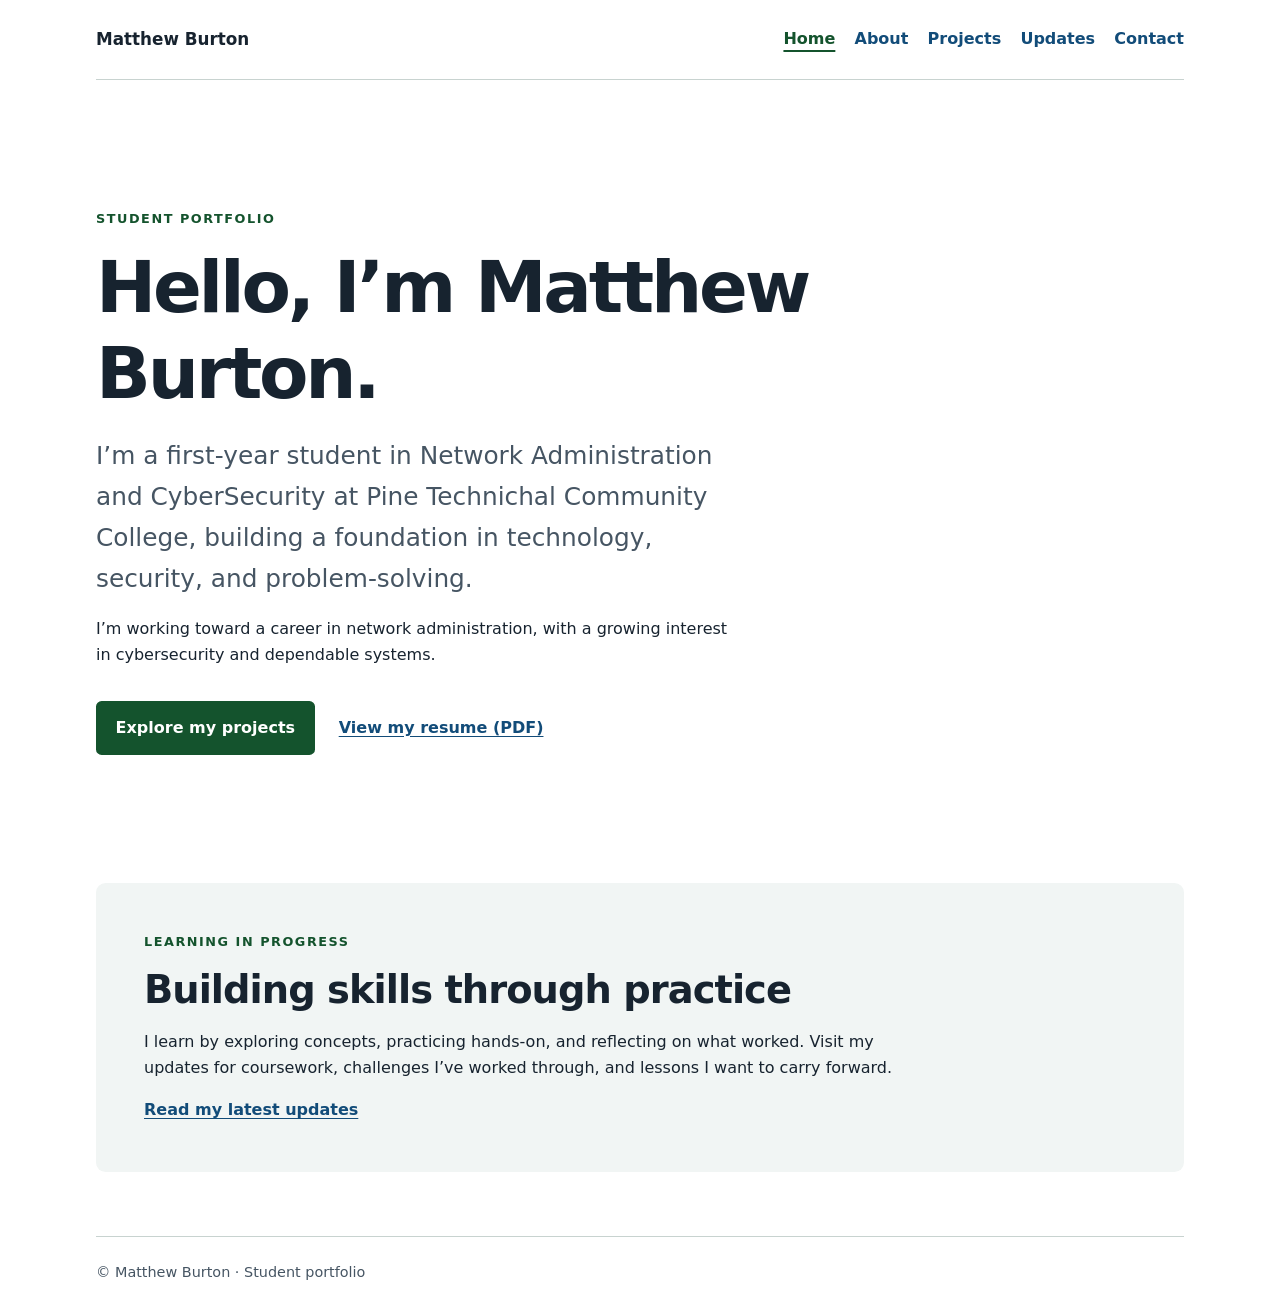
<file: index.html>
<!doctype html>
<html lang="en">
  <head>
    <meta charset="utf-8">
    <meta name="viewport" content="width=device-width, initial-scale=1">
    <meta name="description" content="A student portfolio focused on network administration and cybersecurity.">
    <title>Matthew Burton | Portfolio</title>
    <link rel="stylesheet" href="styles.css">
  </head>
  <body>
    <a class="skip-link" href="#main">Skip to main content</a>

    <header class="site-header">
      <a class="site-name" href="index.html">Matthew Burton </a>
      <nav aria-label="Main navigation">
        <ul class="nav-list">
          <li><a href="index.html" aria-current="page">Home</a></li>
          <li><a href="about.html">About</a></li>
          <li><a href="projects.html">Projects</a></li>
          <li><a href="updates.html">Updates</a></li>
          <li><a href="contact.html">Contact</a></li>
        </ul>
      </nav>
    </header>

    <main id="main">
      <section class="hero" aria-labelledby="intro-title">
        <p class="eyebrow">Student portfolio</p>
        <h1 id="intro-title">Hello, I’m Matthew Burton.</h1>
        <p class="hero-intro">
          I’m a first-year student in Network Administration and CyberSecurity
          at Pine Technichal Community College, building a
          foundation in technology, security, and problem-solving.
        </p>
        <p>
          I’m working toward a career in network administration, with a growing
          interest in cybersecurity and dependable systems.
        </p>
        <div class="hero-actions">
          <a class="button" href="projects.html">Explore my projects</a>
          <a class="text-link" href="resume.pdf">View my resume (PDF)</a>
        </div>
      </section>

      <section class="home-section" aria-labelledby="welcome-title">
        <p class="eyebrow">Learning in progress</p>
        <h2 id="welcome-title">Building skills through practice</h2>
        <p>
          I learn by exploring concepts, practicing hands-on, and reflecting on
          what worked. Visit my updates for coursework, challenges I’ve worked
          through, and lessons I want to carry forward.
        </p>
        <a class="text-link" href="updates.html">Read my latest updates</a>
      </section>
    </main>

    <footer class="site-footer">
      <p>© <span>Matthew Burton</span> · Student portfolio</p>
    </footer>
  </body>
</html>
</file>
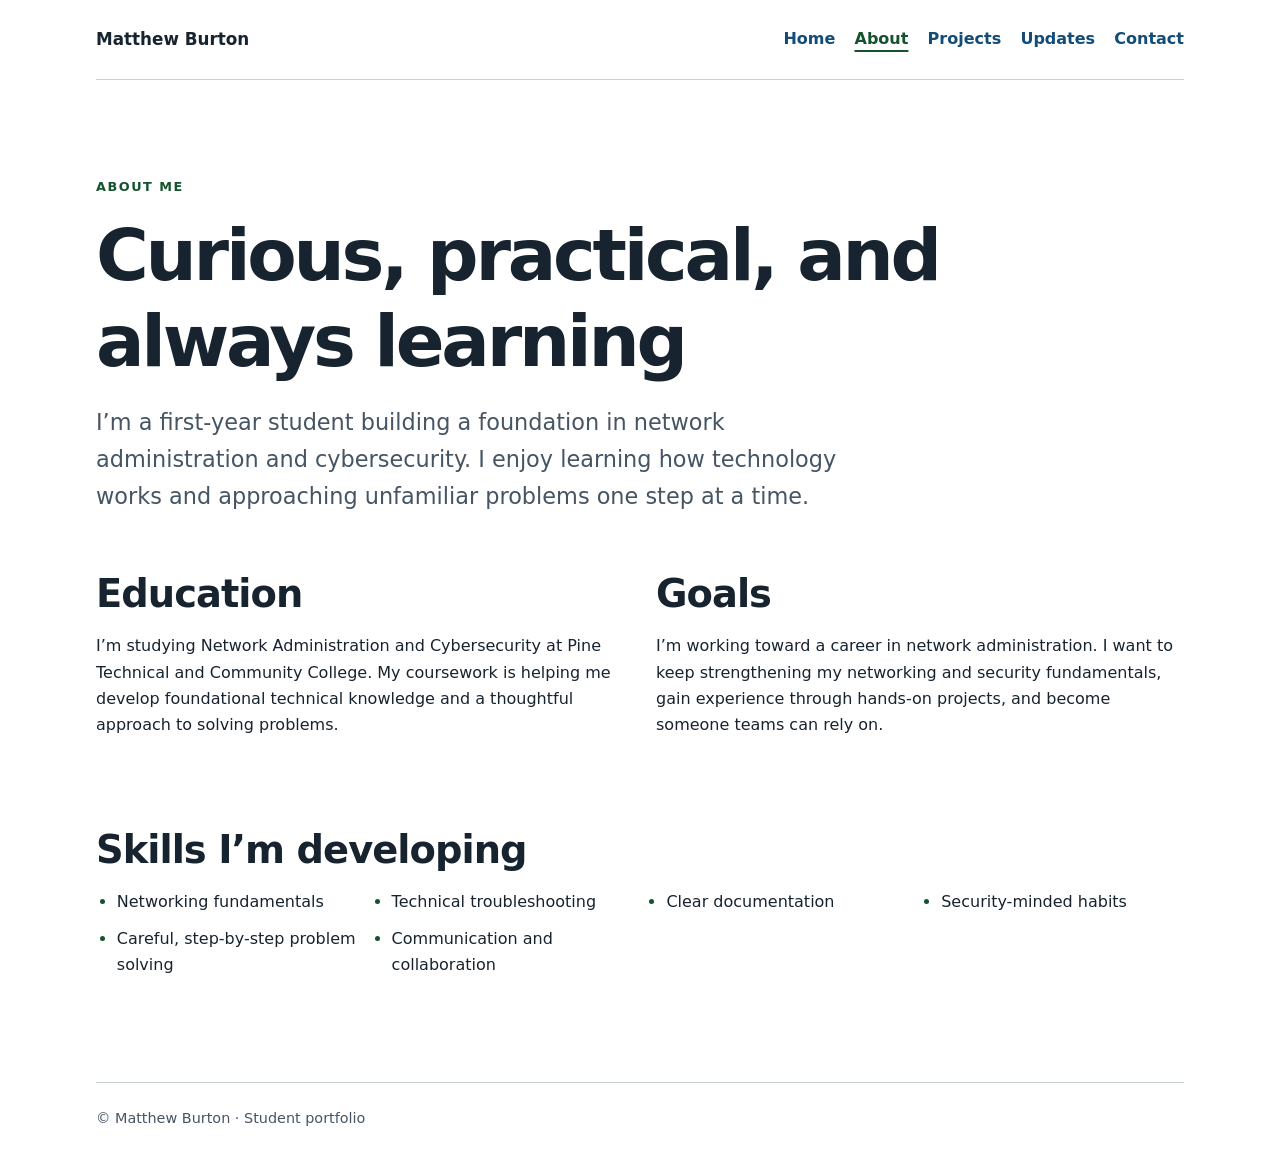
<file: about.html>
<!doctype html>
<html lang="en">
  <head>
    <meta charset="utf-8">
    <meta name="viewport" content="width=device-width, initial-scale=1">
    <meta name="description" content="About a network administration and cybersecurity student.">
    <title>About | Matthew Burton</title>
    <link rel="stylesheet" href="styles.css">
  </head>
  <body>
    <a class="skip-link" href="#main">Skip to main content</a>

    <header class="site-header">
      <a class="site-name" href="index.html">Matthew Burton </a>
      <nav aria-label="Main navigation">
        <ul class="nav-list">
          <li><a href="index.html">Home</a></li>
          <li><a href="about.html" aria-current="page">About</a></li>
          <li><a href="projects.html">Projects</a></li>
          <li><a href="updates.html">Updates</a></li>
          <li><a href="contact.html">Contact</a></li>
        </ul>
      </nav>
    </header>

    <main id="main" class="page-content">
      <section class="page-intro" aria-labelledby="page-title">
        <p class="eyebrow">About me</p>
        <h1 id="page-title">Curious, practical, and always learning</h1>
        <p class="lead">
          I’m a first-year student building a foundation in network administration
          and cybersecurity. I enjoy learning how technology works and approaching
          unfamiliar problems one step at a time.
        </p>
      </section>

      <div class="content-grid">
        <section class="content-section" aria-labelledby="education-title">
          <h2 id="education-title">Education</h2>
          <p>
            I’m studying Network Administration and Cybersecurity
            at Pine Technical and Community College.
            My coursework is helping me develop foundational technical knowledge
            and a thoughtful approach to solving problems.
          </p>
        </section>

        <section class="content-section" aria-labelledby="goals-title">
          <h2 id="goals-title">Goals</h2>
          <p>
            I’m working toward a career in network administration. I want to keep
            strengthening my networking and security fundamentals, gain experience
            through hands-on projects, and become someone teams can rely on.
          </p>
        </section>
      </div>

      <section class="content-section" aria-labelledby="skills-title">
        <h2 id="skills-title">Skills I’m developing</h2>
        <ul class="skills-list">
          <li>Networking fundamentals</li>
          <li>Technical troubleshooting</li>
          <li>Clear documentation</li>
          <li>Security-minded habits</li>
          <li>Careful, step-by-step problem solving</li>
          <li>Communication and collaboration</li>
        </ul>
      </section>
    </main>

    <footer class="site-footer">
      <p>© Matthew Burton · Student portfolio</p>
    </footer>
  </body>
</html>
</file>
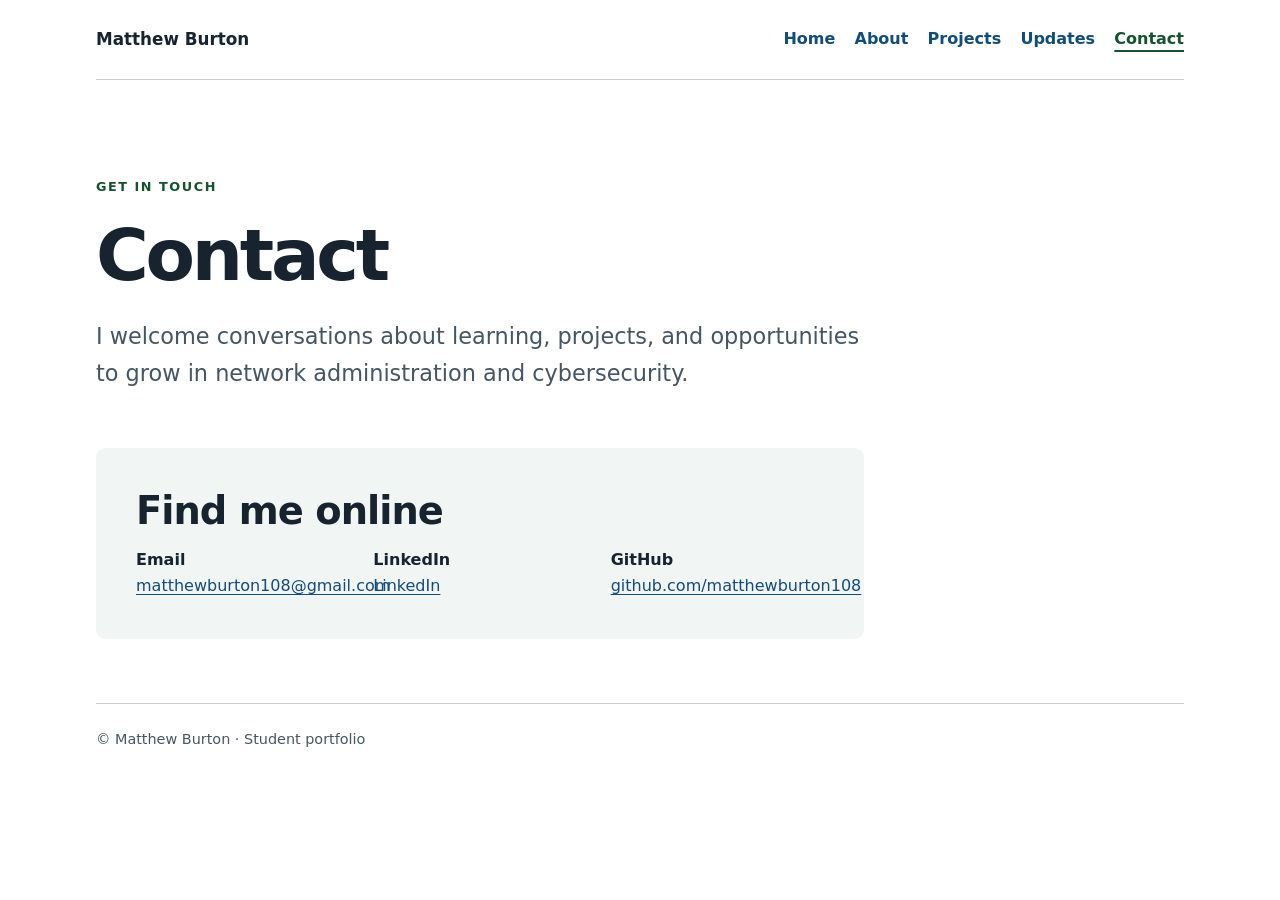
<file: contact.html>
<!doctype html>
<html lang="en">
  <head>
    <meta charset="utf-8">
    <meta name="viewport" content="width=device-width, initial-scale=1">
    <meta name="description" content="Contact links for a network administration and cybersecurity student.">
    <title>Contact | Matthew Burton</title>
    
    <link rel="stylesheet" href="styles.css">
  </head>
  <body>
    <a class="skip-link" href="#main">Skip to main content</a>

    <header class="site-header">
      <a class="site-name" href="index.html">Matthew Burton </a>
      <nav aria-label="Main navigation">
        <ul class="nav-list">
          <li><a href="index.html">Home</a></li>
          <li><a href="about.html">About</a></li>
          <li><a href="projects.html">Projects</a></li>
          <li><a href="updates.html">Updates</a></li>
          <li><a href="contact.html" aria-current="page">Contact</a></li>
        </ul>
      </nav>
    </header>

    <main id="main" class="page-content">
      <section class="page-intro" aria-labelledby="page-title">
        <p class="eyebrow">Get in touch</p>
        <h1 id="page-title">Contact</h1>
        <p class="lead">
          I welcome conversations about learning, projects, and opportunities
          to grow in network administration and cybersecurity.
        </p>
      </section>

      <section class="contact-panel" aria-labelledby="contact-options-title">
        <h2 id="contact-options-title">Find me online</h2>
        <ul class="contact-list">
          <li>
            <h3>Email</h3>
            <a href="matthewburton108@gmail.com">matthewburton108@gmail.com</a>
          </li>
          <li>
            <h3>LinkedIn</h3>
            <a href="https://www.linkedin.com/in/matthew-burton108/">LinkedIn</a>
          </li>
          <li>
            <h3>GitHub</h3>
            <a href="https://github.com/matthewburton108">github.com/matthewburton108</a>
          </li>
        </ul>
      </section>
    </main>

    <footer class="site-footer">
      <p>© Matthew Burton · Student portfolio</p>
    </footer>
  </body>
</html>
</file>
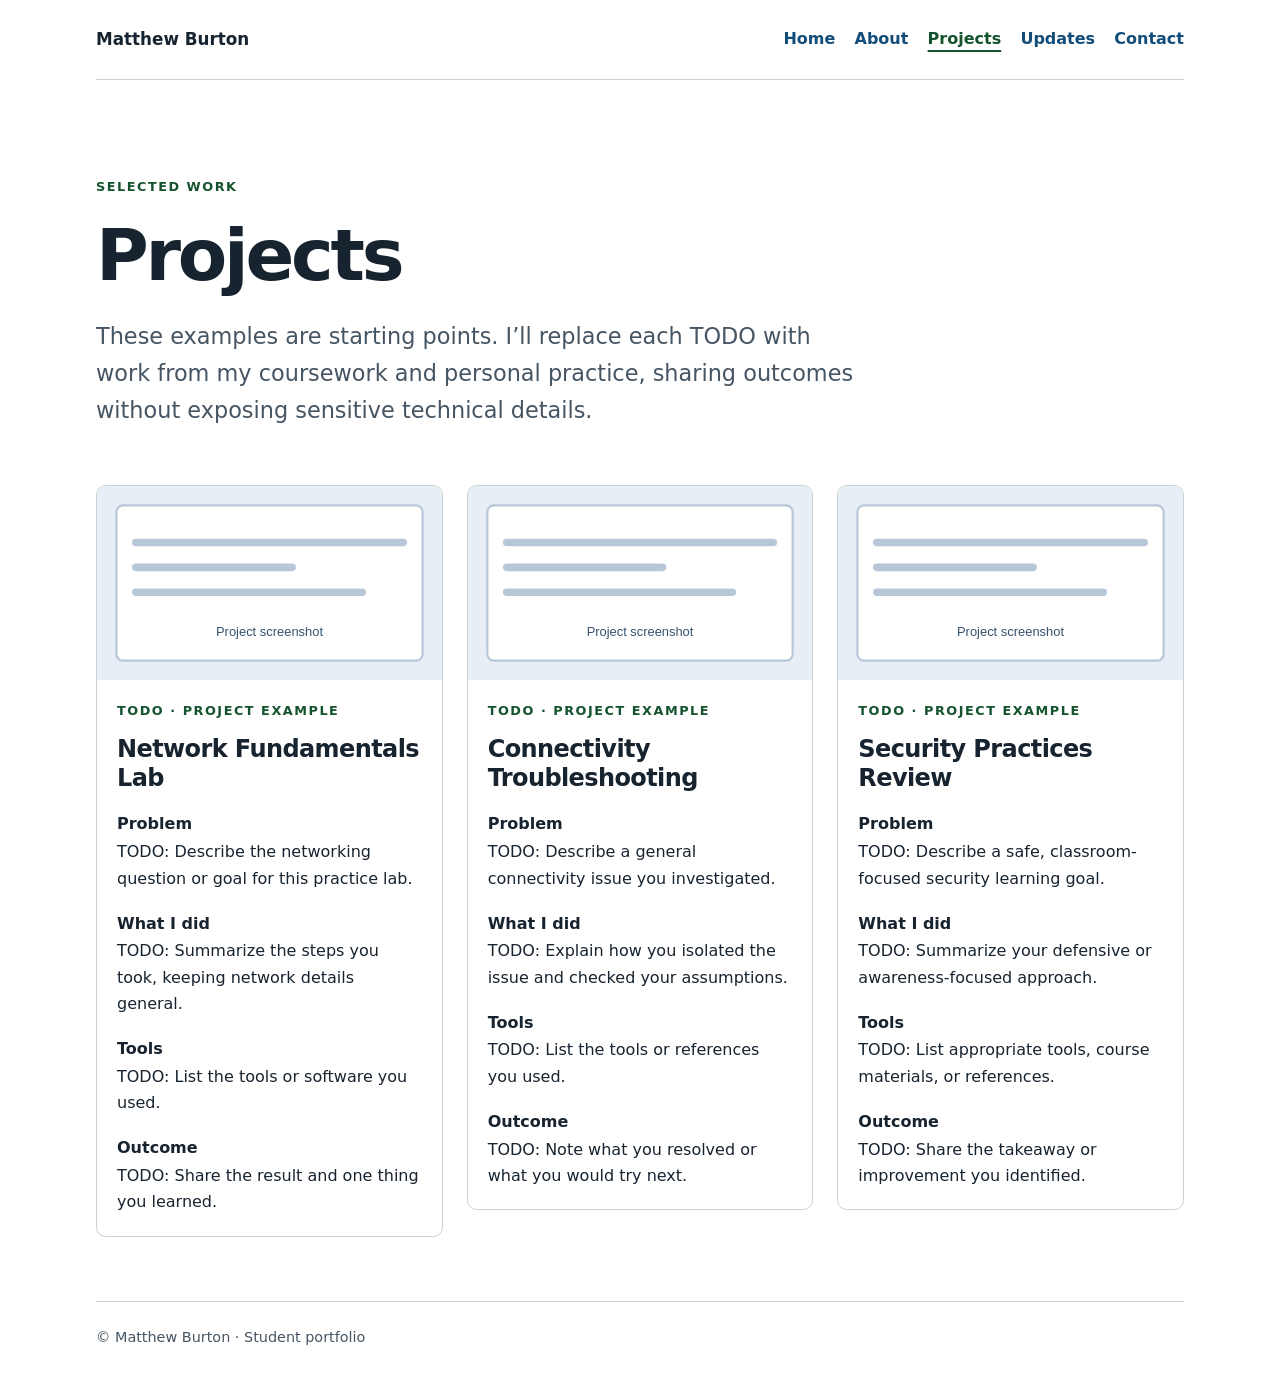
<file: projects.html>
<!doctype html>
<html lang="en">
  <head>
    <meta charset="utf-8">
    <meta name="viewport" content="width=device-width, initial-scale=1">
    <meta name="description" content="Example network administration and cybersecurity student projects.">
    <title>Projects | Matthew Burton</title>
    <link rel="stylesheet" href="styles.css">
  </head>
  <body>
    <a class="skip-link" href="#main">Skip to main content</a>

    <header class="site-header">
      <a class="site-name" href="index.html">Matthew Burton</a>
      <nav aria-label="Main navigation">
        <ul class="nav-list">
          <li><a href="index.html">Home</a></li>
          <li><a href="about.html">About</a></li>
          <li><a href="projects.html" aria-current="page">Projects</a></li>
          <li><a href="updates.html">Updates</a></li>
          <li><a href="contact.html">Contact</a></li>
        </ul>
      </nav>
    </header>

    <main id="main" class="page-content">
      <section class="page-intro" aria-labelledby="page-title">
        <p class="eyebrow">Selected work</p>
        <h1 id="page-title">Projects</h1>
        <p class="lead">
          These examples are starting points. I’ll replace each TODO with work
          from my coursework and personal practice, sharing outcomes without
          exposing sensitive technical details.
        </p>
      </section>

      <section class="card-grid" aria-label="Project examples">
        <article class="project-card">
          <!-- TODO: Replace this shared placeholder with a screenshot for this project. -->
          <img
            class="project-image"
            src="assets/project-screenshot-placeholder.svg"
            alt="Placeholder screenshot for a network fundamentals project">
          <div class="project-card-content">
            <p class="eyebrow">TODO · Project example</p>
            <h2>Network Fundamentals Lab</h2>
            <section aria-labelledby="network-problem">
              <h3 id="network-problem">Problem</h3>
              <p>TODO: Describe the networking question or goal for this practice lab.</p>
            </section>
            <section aria-labelledby="network-what-i-did">
              <h3 id="network-what-i-did">What I did</h3>
              <p>TODO: Summarize the steps you took, keeping network details general.</p>
            </section>
            <section aria-labelledby="network-tools">
              <h3 id="network-tools">Tools</h3>
              <p>TODO: List the tools or software you used.</p>
            </section>
            <section aria-labelledby="network-outcome">
              <h3 id="network-outcome">Outcome</h3>
              <p>TODO: Share the result and one thing you learned.</p>
            </section>
          </div>
        </article>

        <article class="project-card">
          <!-- TODO: Replace this shared placeholder with a screenshot for this project. -->
          <img
            class="project-image"
            src="assets/project-screenshot-placeholder.svg"
            alt="Placeholder screenshot for a troubleshooting practice project">
          <div class="project-card-content">
            <p class="eyebrow">TODO · Project example</p>
            <h2>Connectivity Troubleshooting</h2>
            <section aria-labelledby="troubleshooting-problem">
              <h3 id="troubleshooting-problem">Problem</h3>
              <p>TODO: Describe a general connectivity issue you investigated.</p>
            </section>
            <section aria-labelledby="troubleshooting-what-i-did">
              <h3 id="troubleshooting-what-i-did">What I did</h3>
              <p>TODO: Explain how you isolated the issue and checked your assumptions.</p>
            </section>
            <section aria-labelledby="troubleshooting-tools">
              <h3 id="troubleshooting-tools">Tools</h3>
              <p>TODO: List the tools or references you used.</p>
            </section>
            <section aria-labelledby="troubleshooting-outcome">
              <h3 id="troubleshooting-outcome">Outcome</h3>
              <p>TODO: Note what you resolved or what you would try next.</p>
            </section>
          </div>
        </article>

        <article class="project-card">
          <!-- TODO: Replace this shared placeholder with a screenshot for this project. -->
          <img
            class="project-image"
            src="assets/project-screenshot-placeholder.svg"
            alt="Placeholder screenshot for a cybersecurity learning exercise">
          <div class="project-card-content">
            <p class="eyebrow">TODO · Project example</p>
            <h2>Security Practices Review</h2>
            <section aria-labelledby="security-problem">
              <h3 id="security-problem">Problem</h3>
              <p>TODO: Describe a safe, classroom-focused security learning goal.</p>
            </section>
            <section aria-labelledby="security-what-i-did">
              <h3 id="security-what-i-did">What I did</h3>
              <p>TODO: Summarize your defensive or awareness-focused approach.</p>
            </section>
            <section aria-labelledby="security-tools">
              <h3 id="security-tools">Tools</h3>
              <p>TODO: List appropriate tools, course materials, or references.</p>
            </section>
            <section aria-labelledby="security-outcome">
              <h3 id="security-outcome">Outcome</h3>
              <p>TODO: Share the takeaway or improvement you identified.</p>
            </section>
          </div>
        </article>
      </section>
    </main>

    <footer class="site-footer">
      <p>© Matthew Burton · Student portfolio</p>
    </footer>
  </body>
</html>
</file>
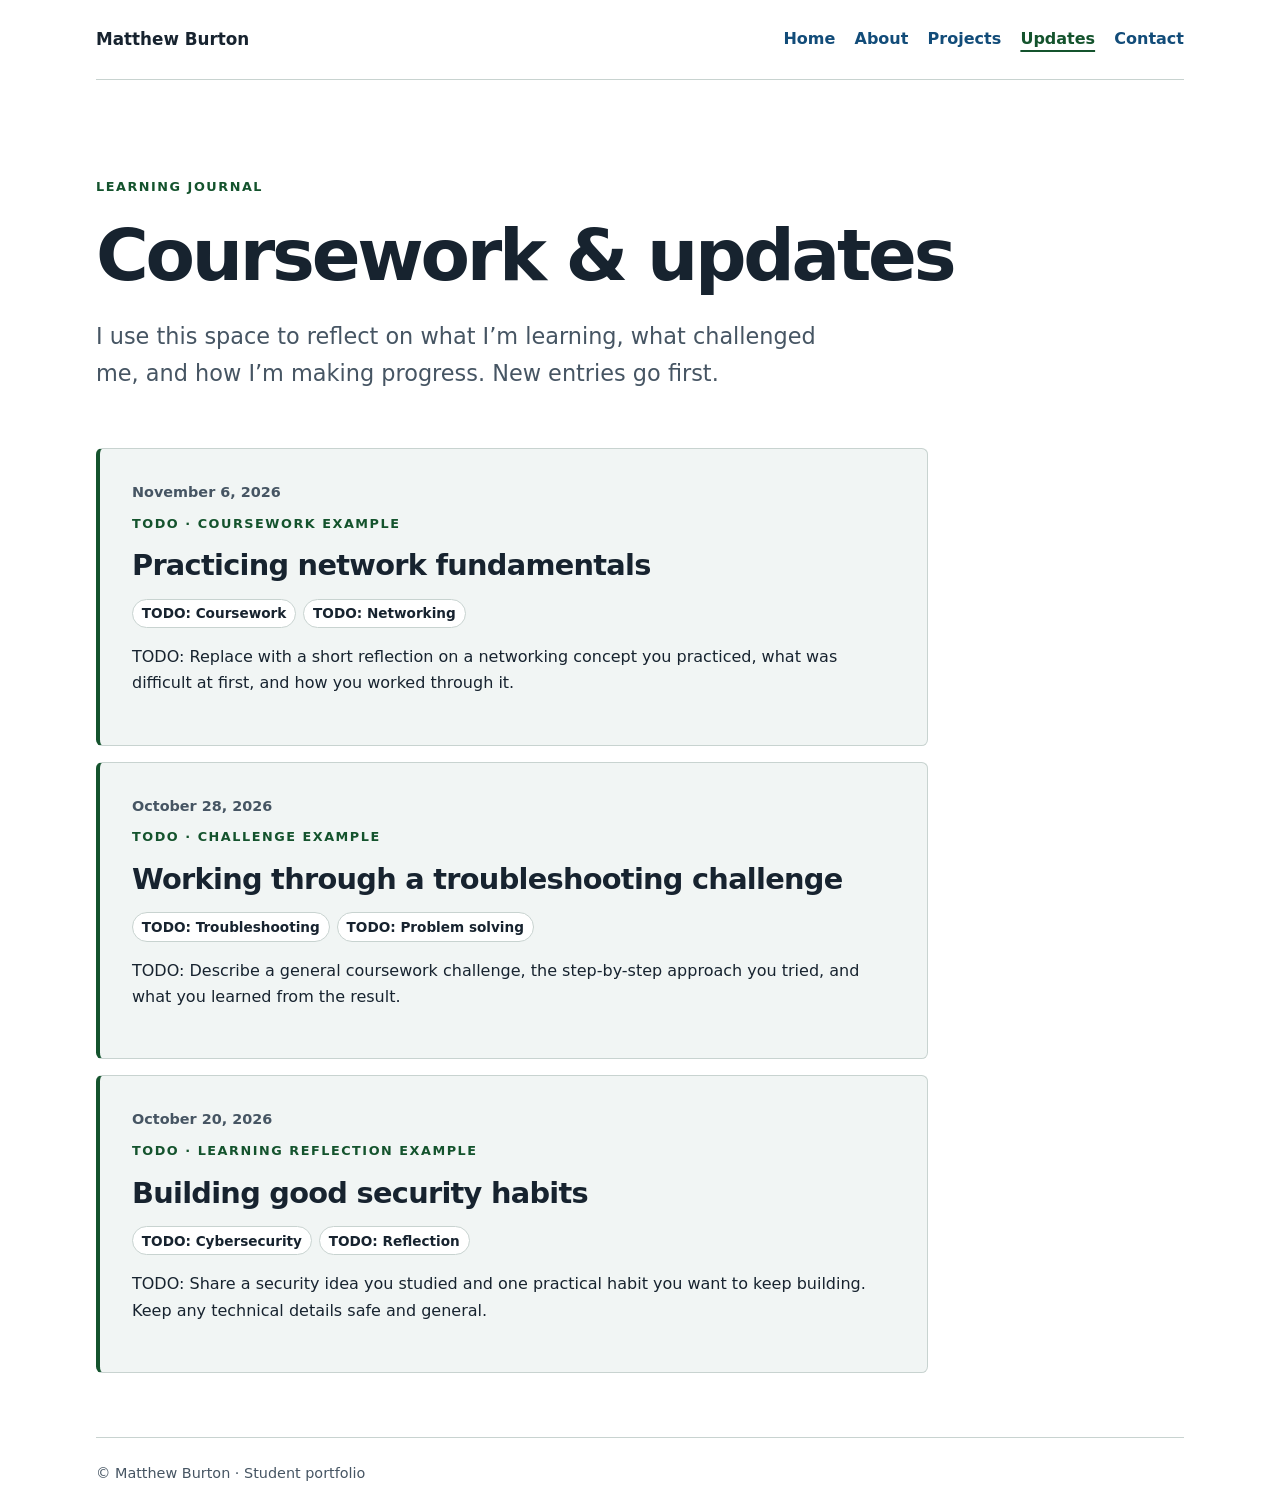
<file: updates.html>
<!doctype html>
<!--
Copy this article to add a new update, place the
new article before older entries so the list stays newest-first.
<article class="update-entry">
  <p class="update-date"><time datetime="YYYY-MM-DD">Month DD, YYYY</time></p>
  <h2>Update title</h2>
  <ul class="tag-list" aria-label="Tags">
    <li><span class="tag">Coursework</span></li>
    <li><span class="tag">Topic</span></li>
  </ul>
  <p>Write a short summary of what you learned, practiced, or worked through.</p>
</article>
-->
<html lang="en">
  <head>
    <meta charset="utf-8">
    <meta name="viewport" content="width=device-width, initial-scale=1">
    <meta name="description" content="Coursework, learning reflections, and challenges overcome.">
    <title>Updates | Matthew Burton</title>
    <link rel="stylesheet" href="styles.css">
  </head>
  <body>
    <a class="skip-link" href="#main">Skip to main content</a>

    <header class="site-header">
      <a class="site-name" href="index.html">Matthew Burton</a>
      <nav aria-label="Main navigation">
        <ul class="nav-list">
          <li><a href="index.html">Home</a></li>
          <li><a href="about.html">About</a></li>
          <li><a href="projects.html">Projects</a></li>
          <li><a href="updates.html" aria-current="page">Updates</a></li>
          <li><a href="contact.html">Contact</a></li>
        </ul>
      </nav>
    </header>

    <main id="main" class="page-content">
      <section class="page-intro" aria-labelledby="page-title">
        <p class="eyebrow">Learning journal</p>
        <h1 id="page-title">Coursework &amp; updates</h1>
        <p class="lead">
          I use this space to reflect on what I’m learning, what challenged me,
          and how I’m making progress. New entries go first.
        </p>
      </section>

      <section class="update-list" aria-label="Updates, newest first">
        <article class="update-entry">
          <p class="update-date"><time datetime="2026-11-06">November 6, 2026</time></p>
          <p class="eyebrow">TODO · Coursework example</p>
          <h2>Practicing network fundamentals</h2>
          <ul class="tag-list" aria-label="Tags">
            <li><span class="tag">TODO: Coursework</span></li>
            <li><span class="tag">TODO: Networking</span></li>
          </ul>
          <p>
            TODO: Replace with a short reflection on a networking concept you
            practiced, what was difficult at first, and how you worked through it.
          </p>
        </article>

        <article class="update-entry">
          <p class="update-date"><time datetime="2026-10-28">October 28, 2026</time></p>
          <p class="eyebrow">TODO · Challenge example</p>
          <h2>Working through a troubleshooting challenge</h2>
          <ul class="tag-list" aria-label="Tags">
            <li><span class="tag">TODO: Troubleshooting</span></li>
            <li><span class="tag">TODO: Problem solving</span></li>
          </ul>
          <p>
            TODO: Describe a general coursework challenge, the step-by-step
            approach you tried, and what you learned from the result.
          </p>
        </article>

        <article class="update-entry">
          <p class="update-date"><time datetime="2026-10-20">October 20, 2026</time></p>
          <p class="eyebrow">TODO · Learning reflection example</p>
          <h2>Building good security habits</h2>
          <ul class="tag-list" aria-label="Tags">
            <li><span class="tag">TODO: Cybersecurity</span></li>
            <li><span class="tag">TODO: Reflection</span></li>
          </ul>
          <p>
            TODO: Share a security idea you studied and one practical habit you
            want to keep building. Keep any technical details safe and general.
          </p>
        </article>
      </section>
    </main>

    <footer class="site-footer">
      <p>© Matthew Burton · Student portfolio</p>
    </footer>
  </body>
</html>
</file>
<file: styles.css>
:root {
  color-scheme: light;
  --color-ink: #17232f;
  --color-muted: #465563;
  --color-paper: #ffffff;
  --color-surface: #f1f5f4;
  --color-border: #c8d3d0;
  --color-primary: #14532d;
  --color-primary-hover: #0d3f21;
  --color-link: #124c79;
  --color-focus: #9a4c00;
  --font-body: system-ui, -apple-system, BlinkMacSystemFont, "Segoe UI", sans-serif;
  --font-heading: var(--font-body);
  --content-width: 68rem;
}

* {
  box-sizing: border-box;
}

html {
  scroll-behavior: smooth;
}

body {
  min-width: 20rem;
  margin: 0;
  background: var(--color-paper);
  color: var(--color-ink);
  font-family: var(--font-body);
  font-size: 1rem;
  line-height: 1.65;
}

a {
  color: var(--color-link);
  text-underline-offset: 0.18em;
}

a:hover {
  color: var(--color-primary-hover);
}

a:focus-visible {
  border-radius: 0.15rem;
  outline: 3px solid var(--color-focus);
  outline-offset: 4px;
}

h1,
h2,
h3 {
  color: var(--color-ink);
  font-family: var(--font-heading);
  line-height: 1.2;
}

h1 {
  max-width: 18ch;
  margin: 0 0 1.25rem;
  font-size: clamp(2.4rem, 8vw, 4.5rem);
  letter-spacing: -0.045em;
}

h2 {
  margin: 0 0 1rem;
  font-size: clamp(1.7rem, 4vw, 2.4rem);
  letter-spacing: -0.025em;
}

p {
  margin: 0 0 1rem;
}

.skip-link {
  position: absolute;
  z-index: 1;
  top: 0.75rem;
  left: 0.75rem;
  padding: 0.65rem 0.9rem;
  transform: translateY(-180%);
  border-radius: 0.25rem;
  background: var(--color-ink);
  color: var(--color-paper);
}

.skip-link:focus {
  transform: translateY(0);
}

.site-header {
  display: flex;
  width: min(100% - 2rem, var(--content-width));
  min-height: 5rem;
  margin: 0 auto;
  align-items: center;
  justify-content: space-between;
  gap: 1rem 2rem;
  border-bottom: 1px solid var(--color-border);
}

.site-name {
  flex: 0 0 auto;
  color: var(--color-ink);
  font-size: 1.05rem;
  font-weight: 750;
  text-decoration: none;
}

.nav-list {
  display: flex;
  margin: 0;
  padding: 0;
  flex-wrap: wrap;
  justify-content: flex-end;
  gap: 0.25rem 1.2rem;
  list-style: none;
}

.nav-list a {
  display: inline-block;
  padding: 0.35rem 0;
  font-weight: 600;
  text-decoration: none;
}

.nav-list a[aria-current="page"] {
  color: var(--color-primary);
  text-decoration: underline;
  text-decoration-thickness: 0.15em;
  text-underline-offset: 0.35em;
}

main {
  width: min(100% - 2rem, var(--content-width));
  margin: 0 auto;
}

.page-content {
  padding-bottom: 4rem;
}

.page-intro {
  padding: clamp(3.5rem, 10vw, 6rem) 0 2.5rem;
}

.lead {
  max-width: 48rem;
  color: var(--color-muted);
  font-size: clamp(1.15rem, 3vw, 1.4rem);
}

.content-grid {
  display: grid;
  margin-bottom: 2rem;
  grid-template-columns: repeat(2, minmax(0, 1fr));
  gap: 2rem;
}

.content-section {
  margin-bottom: 2.5rem;
}

.skills-list {
  display: grid;
  margin: 0;
  padding-left: 1.3rem;
  grid-template-columns: repeat(auto-fit, minmax(min(100%, 15rem), 1fr));
  gap: 0.65rem 2rem;
}

.skills-list li::marker {
  color: var(--color-primary);
}

.card-grid {
  display: grid;
  grid-template-columns: repeat(auto-fit, minmax(min(100%, 20rem), 1fr));
  align-items: start;
  gap: 1.5rem;
}

.project-card {
  overflow: hidden;
  border: 1px solid var(--color-border);
  border-radius: 0.6rem;
  background: var(--color-paper);
}

.project-image {
  display: block;
  width: 100%;
  aspect-ratio: 16 / 9;
  background: var(--color-surface);
  object-fit: cover;
}

.project-card-content {
  padding: 1.25rem;
}

.project-card h2 {
  font-size: 1.5rem;
}

.project-card section {
  margin-top: 1.35rem;
}

.project-card h3 {
  margin: 0 0 0.35rem;
  font-size: 1rem;
}

.project-card section p {
  margin-bottom: 0;
}

.update-list {
  display: grid;
  max-width: 52rem;
  gap: 1rem;
}

.update-entry {
  padding: clamp(1.25rem, 4vw, 2rem);
  border: 1px solid var(--color-border);
  border-left: 0.3rem solid var(--color-primary);
  border-radius: 0.4rem;
  background: var(--color-surface);
}

.update-date {
  margin-bottom: 0.5rem;
  color: var(--color-muted);
  font-size: 0.9rem;
  font-weight: 650;
}

.update-entry h2 {
  font-size: clamp(1.4rem, 4vw, 1.8rem);
}

.tag-list {
  display: flex;
  margin: 0 0 1rem;
  padding: 0;
  flex-wrap: wrap;
  gap: 0.45rem;
  list-style: none;
}

.tag {
  display: inline-block;
  padding: 0.15rem 0.55rem;
  border: 1px solid var(--color-border);
  border-radius: 999px;
  background: var(--color-paper);
  color: var(--color-ink);
  font-size: 0.85rem;
  font-weight: 600;
}

.contact-panel {
  max-width: 48rem;
  padding: clamp(1.5rem, 5vw, 2.5rem);
  border-radius: 0.6rem;
  background: var(--color-surface);
}

.contact-list {
  display: grid;
  margin: 0;
  padding: 0;
  grid-template-columns: repeat(auto-fit, minmax(min(100%, 12rem), 1fr));
  gap: 1.5rem;
  list-style: none;
}

.contact-list h3 {
  margin: 0 0 0.25rem;
  font-size: 1rem;
}

.hero {
  padding: clamp(4rem, 12vw, 8rem) 0;
}

.hero-intro {
  max-width: 42rem;
  color: var(--color-muted);
  font-size: clamp(1.2rem, 3vw, 1.55rem);
}

.hero > p:not(.eyebrow) {
  max-width: 40rem;
}

.eyebrow {
  margin-bottom: 0.9rem;
  color: var(--color-primary);
  font-size: 0.8rem;
  font-weight: 750;
  letter-spacing: 0.12em;
  text-transform: uppercase;
}

.hero-actions {
  display: flex;
  margin-top: 2rem;
  align-items: center;
  flex-wrap: wrap;
  gap: 1rem 1.5rem;
}

.button {
  display: inline-block;
  padding: 0.75rem 1.1rem;
  border: 2px solid var(--color-primary);
  border-radius: 0.35rem;
  background: var(--color-primary);
  color: var(--color-paper);
  font-weight: 700;
  text-decoration: none;
}

.button:hover {
  border-color: var(--color-primary-hover);
  background: var(--color-primary-hover);
  color: var(--color-paper);
}

.text-link {
  font-weight: 700;
}

.home-section {
  margin-bottom: 4rem;
  padding: clamp(1.5rem, 5vw, 3rem);
  border-radius: 0.6rem;
  background: var(--color-surface);
}

.home-section > p:not(.eyebrow) {
  max-width: 48rem;
}

.site-footer {
  width: min(100% - 2rem, var(--content-width));
  margin: 0 auto;
  padding: 1.5rem 0;
  border-top: 1px solid var(--color-border);
  color: var(--color-muted);
  font-size: 0.9rem;
}

.site-footer p {
  margin: 0;
}

@media (max-width: 42rem) {
  .site-header {
    padding: 1rem 0;
    align-items: flex-start;
    flex-direction: column;
    gap: 0.5rem;
  }

  .nav-list {
    justify-content: flex-start;
    gap: 0.2rem 1rem;
  }

  .hero {
    padding: 3.5rem 0;
  }

  .content-grid {
    grid-template-columns: 1fr;
    gap: 0;
  }
}

@media (prefers-reduced-motion: reduce) {
  html {
    scroll-behavior: auto;
  }
}
</file>
